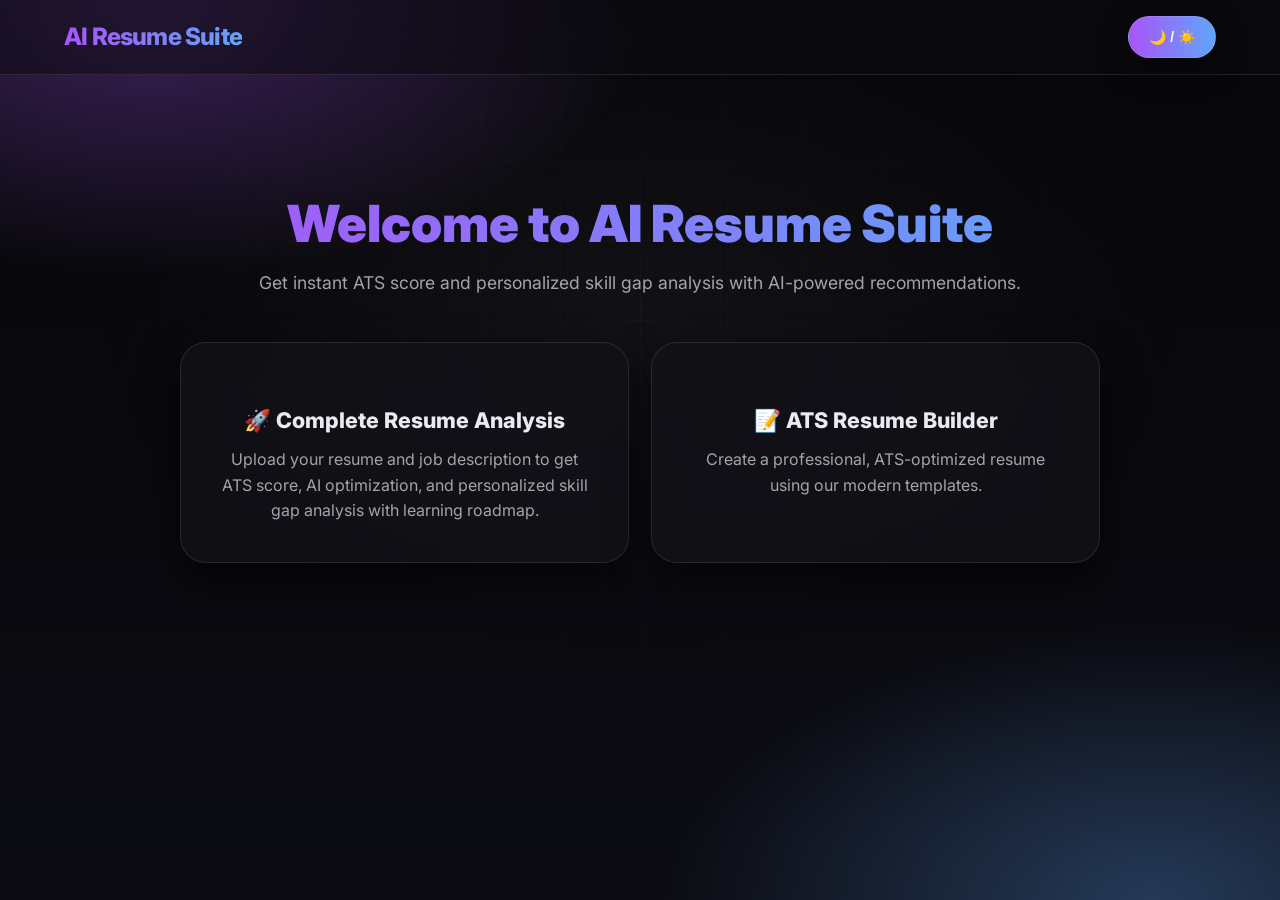
<file: template/index.html>
<!DOCTYPE html>
<html lang="en">
<head>
  <meta charset="UTF-8">
  <meta name="viewport" content="width=device-width, initial-scale=1.0">
  <title>AI Resume Suite</title>
  <link rel="stylesheet" href="style.css">
</head>
<body>
  <nav class="navbar">
    <h2>AI Resume Suite</h2>
    <div>
      <button id="themeToggle">🌙 / ☀️</button>
    </div>
  </nav>

  <section class="hero">
    <h1>Welcome to AI Resume Suite</h1>
    <p>Get instant ATS score and personalized skill gap analysis with AI-powered recommendations.</p>

    <div class="card-grid">
      <a href="Ats.html" class="card">
        <h3>🚀 Complete Resume Analysis</h3>
        <p>Upload your resume and job description to get ATS score, AI optimization, and personalized skill gap analysis with learning roadmap.</p>
      </a>

      <a href="Builder.html" class="card">
        <h3>📝 ATS Resume Builder</h3>
        <p>Create a professional, ATS-optimized resume using our modern templates.</p>
      </a>
    </div>


    
  </section>

  <script src="script.js"></script>
</body>
</html>
</file>
<file: template/style.css>
@import url('https://fonts.googleapis.com/css2?family=Inter:wght@300;400;600;700;800&display=swap');

:root {
  --bg: #07070a;
  --bg2: #0b0b12;
  --card: rgba(18, 18, 24, 0.72);
  --nav: rgba(12, 12, 18, 0.55);

  --text: #eaeaf2;
  --muted: rgba(234, 234, 242, 0.68);

  --accent: #a855f7;       
  --accent2: #60a5fa;       
  --accent3: #22c55e;       

  --border: rgba(255, 255, 255, 0.10);
  --border-strong: rgba(255, 255, 255, 0.18);

  --accent-glow: rgba(168, 85, 247, 0.25);
  --accent-glow2: rgba(96, 165, 250, 0.20);

  --input-bg: rgba(0, 0, 0, 0.35);
  --shadow: 0 18px 40px rgba(0, 0, 0, 0.55);

  --radius-xl: 26px;
  --radius-lg: 18px;
  --radius-md: 14px;
}


body.light {
  --bg: #f7f7fb;
  --bg2: #ffffff;
  --card: rgba(255, 255, 255, 0.82);
  --nav: rgba(255, 255, 255, 0.7);
  --text: #0a0a12;
  --muted: rgba(10, 10, 18, 0.6);
  --border: rgba(10, 10, 18, 0.12);
  --border-strong: rgba(10, 10, 18, 0.18);
  --input-bg: rgba(10, 10, 18, 0.04);
  --shadow: 0 12px 25px rgba(0, 0, 0, 0.12);
  --accent-glow: rgba(168, 85, 247, 0.20);
  --accent-glow2: rgba(96, 165, 250, 0.15);
}

* { box-sizing: border-box; }

html, body { height: 100%; }

body {
  margin: 0;
  font-family: 'Inter', sans-serif;
  color: var(--text);
  line-height: 1.6;
  overflow-x: hidden;


  background:
    radial-gradient(900px 500px at 12% 0%, rgba(168, 85, 247, 0.35), transparent 55%),
    radial-gradient(900px 500px at 90% 100%, rgba(96, 165, 250, 0.30), transparent 55%),
    linear-gradient(180deg, var(--bg), var(--bg2));
  transition: background 0.3s ease, color 0.3s ease;
}


body::before {
  content: "";
  position: fixed;
  inset: 0;
  pointer-events: none;
  z-index: 0;

  background:
    linear-gradient(to right, rgba(255,255,255,0.06) 1px, transparent 1px),
    linear-gradient(to bottom, rgba(255,255,255,0.06) 1px, transparent 1px);
  background-size: 80px 80px;
  opacity: 0.35;
  mask-image: radial-gradient(circle at 50% 35%, black 0%, transparent 70%);
}


body::after {
  content: "";
  position: fixed;
  inset: 0;
  pointer-events: none;
  z-index: 0;
  background:
    radial-gradient(800px 500px at 50% 35%, rgba(255,255,255,0.06), transparent 70%);
  opacity: 0.7;
}


body > * {
  position: relative;
  z-index: 1;
}


.navbar {
  display: flex;
  justify-content: space-between;
  align-items: center;
  padding: 1rem 5%;
  background: var(--nav);
  backdrop-filter: blur(16px);
  -webkit-backdrop-filter: blur(16px);
  position: sticky;
  top: 0;
  z-index: 1000;
  border-bottom: 1px solid var(--border);
}

.navbar h2 {
  font-weight: 800;
  letter-spacing: -0.8px;
  margin: 0;

  background: linear-gradient(90deg, var(--accent), var(--accent2));
  -webkit-background-clip: text;
  -webkit-text-fill-color: transparent;
  background-clip: text;
}

.navbar a {
  color: var(--text);
  text-decoration: none;
  font-weight: 600;
  transition: 0.25s;
  opacity: 0.9;
}

.navbar a:hover {
  opacity: 1;
  color: var(--accent2);
}


.hero {
  text-align: center;
  padding: 80px 20px;
  max-width: 1000px;
  margin: 0 auto;
}

.hero h1 {
  font-size: 3.2rem;
  font-weight: 900;
  margin-bottom: 1rem;
  line-height: 1.05;

  background: linear-gradient(90deg, var(--accent), var(--accent2));
  -webkit-background-clip: text;
  -webkit-text-fill-color: transparent;
  background-clip: text;
}

.hero p {
  font-size: 1.1rem;
  color: var(--muted);
  margin-bottom: 2.2rem;
  max-width: 850px;
  margin-left: auto;
  margin-right: auto;
}


.card-grid {
  display: grid;
  grid-template-columns: repeat(auto-fit, minmax(320px, 1fr));
  gap: 22px;
  margin-top: 45px;
  padding: 0 20px;
}

.card {
  background: var(--card);
  border: 1px solid var(--border);
  border-radius: var(--radius-xl);
  padding: 38px;
  text-decoration: none;
  transition: 0.25s;
  box-shadow: var(--shadow);
  backdrop-filter: blur(18px);
  -webkit-backdrop-filter: blur(18px);
  overflow: hidden;
  position: relative;
}

.card::before {
  content: "";
  position: absolute;
  inset: -2px;
  background: linear-gradient(135deg, rgba(168,85,247,0.35), rgba(96,165,250,0.25), transparent 60%);
  opacity: 0;
  transition: 0.25s;
}

.card:hover::before { opacity: 1; }

.card:hover {
  transform: translateY(-8px);
  border-color: var(--border-strong);
  box-shadow: 0 30px 55px rgba(0, 0, 0, 0.65);
}

.card h3 {
  position: relative;
  margin-bottom: 10px;
  font-size: 1.35rem;
  font-weight: 800;
  color: var(--text);
}

.card p {
  position: relative;
  color: var(--muted);
  margin: 0;
  font-size: 1rem;
}


.form-card {
  background: var(--card);
  padding: 30px;
  border-radius: var(--radius-xl);
  border: 1px solid var(--border);
  box-shadow: var(--shadow);
  max-width: 850px;
  margin: 20px auto;
  animation: fadeIn 0.45s ease-out;
  backdrop-filter: blur(18px);
  -webkit-backdrop-filter: blur(18px);
  position: relative;
  overflow: hidden;
}

.form-card::before {
  content: "";
  position: absolute;
  inset: -2px;
  background: linear-gradient(120deg, rgba(168,85,247,0.25), rgba(96,165,250,0.20), transparent 60%);
  opacity: 0.6;
  pointer-events: none;
}

.form-card > * {
  position: relative;
  z-index: 1;
}

.form-card h3 {
  color: var(--text);
  margin-top: 0;
  margin-bottom: 12px;
  font-weight: 900;
}


label {
  display: block;
  font-weight: 700;
  margin-bottom: 8px;
  color: rgba(234,234,242,0.9);
  font-size: 0.9rem;
}

input, textarea, select {
  width: 100%;
  background: var(--input-bg);
  border: 1px solid var(--border);
  border-radius: var(--radius-md);
  padding: 13px 14px;
  color: var(--text);
  margin-bottom: 15px;
  font-family: inherit;
  font-size: 14px;
  transition: 0.2s;
  outline: none;
}

input:focus, textarea:focus, select:focus {
  border-color: rgba(168, 85, 247, 0.55);
  box-shadow:
    0 0 0 3px rgba(168, 85, 247, 0.14),
    0 0 0 1px rgba(96, 165, 250, 0.12);
}

textarea { resize: vertical; min-height: 90px; }


button {
  border: 1px solid rgba(255,255,255,0.12);
  border-radius: 999px;
  padding: 12px 20px;
  font-weight: 800;
  cursor: pointer;
  transition: 0.25s;
  font-size: 14px;

  color: white;
  background: linear-gradient(90deg, var(--accent), var(--accent2));
  box-shadow: 0 12px 30px rgba(0,0,0,0.35);
}

button:hover {
  transform: translateY(-2px);
  filter: brightness(1.05);
  box-shadow:
    0 18px 40px rgba(0,0,0,0.45),
    0 0 0 3px rgba(168, 85, 247, 0.10);
}

button:active { transform: translateY(0); }

button.secondary {
  background: rgba(0,0,0,0.25);
  color: var(--text);
  border: 1px solid var(--border);
  box-shadow: none;
}

button.secondary:hover {
  background: rgba(0,0,0,0.35);
  border-color: var(--border-strong);
}


.btn-container {
  display: flex;
  gap: 12px;
  margin-top: 18px;
  flex-wrap: wrap;
}


.ats-score-card {
  background: var(--card);
  border: 1px solid var(--border);
  border-radius: var(--radius-xl);
  padding: 38px;
  margin: 30px auto;
  max-width: 780px;
  display: flex;
  align-items: center;
  gap: 35px;
  box-shadow: var(--shadow);
  backdrop-filter: blur(18px);
  -webkit-backdrop-filter: blur(18px);
  animation: slideIn 0.55s ease-out;
}

.score-circle {
  width: 175px;
  height: 175px;
  border-radius: 50%;
  border: 8px solid rgba(168, 85, 247, 0.75);
  display: flex;
  flex-direction: column;
  align-items: center;
  justify-content: center;
  flex-shrink: 0;
  background: rgba(0,0,0,0.25);

  box-shadow:
    0 0 30px rgba(168, 85, 247, 0.22),
    0 0 45px rgba(96, 165, 250, 0.12);
  animation: pulse 2.2s ease-in-out infinite;
}

.score-value {
  font-size: 3rem;
  font-weight: 900;
  line-height: 1;
  background: linear-gradient(90deg, var(--accent), var(--accent2));
  -webkit-background-clip: text;
  -webkit-text-fill-color: transparent;
  background-clip: text;
}

.score-label {
  font-size: 0.85rem;
  color: var(--muted);
  margin-top: 8px;
  text-transform: uppercase;
  letter-spacing: 1px;
}

.score-details { flex: 1; }

.fit-label {
  font-size: 1.6rem;
  font-weight: 900;
  margin-bottom: 18px;
  color: var(--text);
}

.score-breakdown {
  display: flex;
  flex-direction: column;
  gap: 12px;
}

.breakdown-item {
  display: flex;
  justify-content: space-between;
  align-items: center;
  padding: 12px 14px;
  background: rgba(0,0,0,0.22);
  border-radius: var(--radius-md);
  border: 1px solid var(--border);
}

.breakdown-value {
  font-weight: 900;
  background: linear-gradient(90deg, var(--accent), var(--accent2));
  -webkit-background-clip: text;
  -webkit-text-fill-color: transparent;
  background-clip: text;
  font-size: 1.05rem;
}


.comparison-grid {
  display: grid;
  grid-template-columns: 1fr auto 1fr;
  gap: 18px;
  align-items: center;
  margin: 28px 0;
}

.comparison-card {
  background: rgba(0,0,0,0.22);
  border: 1px solid var(--border);
  border-radius: var(--radius-lg);
  padding: 24px;
  text-align: center;
  transition: 0.25s;
}

.comparison-card.highlight {
  border-color: rgba(168,85,247,0.45);
  box-shadow:
    0 0 0 3px rgba(168,85,247,0.08),
    0 0 30px rgba(168,85,247,0.12);
  transform: scale(1.03);
}

.comparison-label {
  font-size: 0.8rem;
  text-transform: uppercase;
  color: var(--muted);
  letter-spacing: 1px;
  margin-bottom: 10px;
}

.comparison-score {
  font-size: 2.4rem;
  font-weight: 900;
  line-height: 1;
  margin: 10px 0;
}

.comparison-arrow {
  font-size: 2rem;
  color: rgba(234,234,242,0.8);
  font-weight: 900;
}


.roadmap-grid {
  display: grid;
  grid-template-columns: 1fr 1fr;
  gap: 14px;
  margin-top: 15px;
}

.roadmap-card {
  background: rgba(0,0,0,0.20);
  border: 1px solid var(--border);
  border-radius: var(--radius-lg);
  padding: 0;
  overflow: hidden;
  transition: 0.2s;
}

.roadmap-card:hover {
  border-color: rgba(255,255,255,0.18);
  transform: translateY(-2px);
}

.roadmap-header {
  background: linear-gradient(90deg, rgba(168,85,247,0.14), rgba(96,165,250,0.12));
  color: rgba(234,234,242,0.92);
  padding: 12px 15px;
  font-weight: 900;
  font-size: 0.95rem;
  border-bottom: 1px solid var(--border);
}

.roadmap-content {
  padding: 15px;
  font-size: 0.9rem;
  color: var(--text);
  line-height: 1.6;
}


.report-container {
  display: flex;
  flex-direction: column;
  gap: 18px;
}

.report-card {
  background: rgba(0,0,0,0.20);
  border: 1px solid var(--border);
  border-radius: var(--radius-lg);
  overflow: hidden;
  transition: 0.25s;
}

.report-card:hover {
  border-color: rgba(255,255,255,0.18);
}

.report-header {
  padding: 15px 20px;
  margin: 0;
  font-size: 1.05rem;
  font-weight: 900;
  display: flex;
  align-items: center;
  gap: 10px;
  border-bottom: 1px solid var(--border);
}

.header-ats { background: linear-gradient(90deg, rgba(96,165,250,0.14), transparent); color: #93c5fd; }
.header-strengths { background: linear-gradient(90deg, rgba(34,197,94,0.12), transparent); color: #86efac; }
.header-missing { background: linear-gradient(90deg, rgba(239,68,68,0.12), transparent); color: #fca5a5; }
.header-tips { background: linear-gradient(90deg, rgba(168,85,247,0.14), transparent); color: #d8b4fe; }

.report-icon { font-size: 1.2rem; }

.report-body {
  padding: 18px 20px;
  font-size: 0.95rem;
  color: rgba(234,234,242,0.92);
  line-height: 1.65;
}

.report-list-item {
  display: flex;
  gap: 12px;
  margin-bottom: 12px;
  align-items: flex-start;
}

.item-number {
  background: rgba(255,255,255,0.08);
  color: rgba(234,234,242,0.85);
  font-weight: 900;
  font-size: 0.8rem;
  width: 26px;
  height: 26px;
  border-radius: 999px;
  display: flex;
  align-items: center;
  justify-content: center;
  flex-shrink: 0;
  margin-top: 2px;
}


.tab-buttons {
  display: flex;
  gap: 10px;
  margin: 30px 0 18px 0;
  border-bottom: 1px solid var(--border);
}

.tab-btn {
  background: transparent;
  color: var(--muted);
  border: none;
  border-radius: 0;
  padding: 12px 16px;
  font-weight: 800;
  cursor: pointer;
  transition: 0.25s;
  border-bottom: 3px solid transparent;
  margin-bottom: -2px;
}

.tab-btn:hover {
  color: rgba(234,234,242,0.95);
  transform: none;
  box-shadow: none;
}

.tab-btn.active {
  color: rgba(234,234,242,0.95);
  border-bottom-color: rgba(168,85,247,0.8);
}


.resume-preview {
  background: rgba(0,0,0,0.22);
  border: 1px solid var(--border);
  border-radius: var(--radius-lg);
  padding: 22px;
  font-family: ui-monospace, SFMono-Regular, Menlo, Monaco, Consolas, "Liberation Mono", "Courier New", monospace;
  font-size: 13px;
  line-height: 1.7;
  color: rgba(234,234,242,0.92);
  overflow-x: auto;
  white-space: pre-wrap;
  word-wrap: break-word;
  margin: 18px 0;
  max-height: 600px;
  overflow-y: auto;
}


.chip {
  background: linear-gradient(90deg, rgba(168,85,247,0.25), rgba(96,165,250,0.20));
  color: rgba(234,234,242,0.95);
  padding: 8px 12px;
  border-radius: 999px;
  font-weight: 900;
  font-size: 0.82rem;
  border: 1px solid var(--border);
}


.spinner {
  width: 46px;
  height: 46px;
  border-radius: 999px;
  border: 4px solid rgba(255,255,255,0.12);
  border-top-color: rgba(168,85,247,0.9);
  animation: spin 0.9s linear infinite;
}

.loading-animation {
  text-align: center;
  padding: 30px 10px;
}


@keyframes spin {
  to { transform: rotate(360deg); }
}

@keyframes slideIn {
  from { opacity: 0; transform: translateY(18px); }
  to { opacity: 1; transform: translateY(0); }
}

@keyframes fadeIn {
  from { opacity: 0; }
  to { opacity: 1; }
}

@keyframes pulse {
  0%, 100% {
    box-shadow:
      0 0 30px rgba(168, 85, 247, 0.22),
      0 0 45px rgba(96, 165, 250, 0.12);
  }
  50% {
    box-shadow:
      0 0 55px rgba(168, 85, 247, 0.28),
      0 0 65px rgba(96, 165, 250, 0.16);
  }
}


@media (max-width: 768px) {
  .hero h1 { font-size: 2.1rem; }
  .card-grid { grid-template-columns: 1fr; }
  .form-card { padding: 20px; }

  .ats-score-card { flex-direction: column; gap: 20px; }
  .score-circle { width: 150px; height: 150px; }
  .score-value { font-size: 2.4rem; }

  .roadmap-grid { grid-template-columns: 1fr; }

  .comparison-grid { grid-template-columns: 1fr; gap: 15px; }
  .comparison-arrow { transform: rotate(90deg); }

  .tab-buttons { flex-direction: column; }
  .tab-btn { border-bottom: none; border-left: 3px solid transparent; margin-left: -2px; }
  .tab-btn.active { border-left-color: rgba(168,85,247,0.8); }

  #improvementResults .btn-container { flex-direction: column; }
  #improvementResults .btn-container button { width: 100%; }
}


::-webkit-scrollbar { width: 10px; height: 10px; }
::-webkit-scrollbar-track { background: rgba(0,0,0,0.35); }
::-webkit-scrollbar-thumb { background: rgba(255,255,255,0.12); border-radius: 5px; }
::-webkit-scrollbar-thumb:hover { background: rgba(168,85,247,0.55); }
</file>
